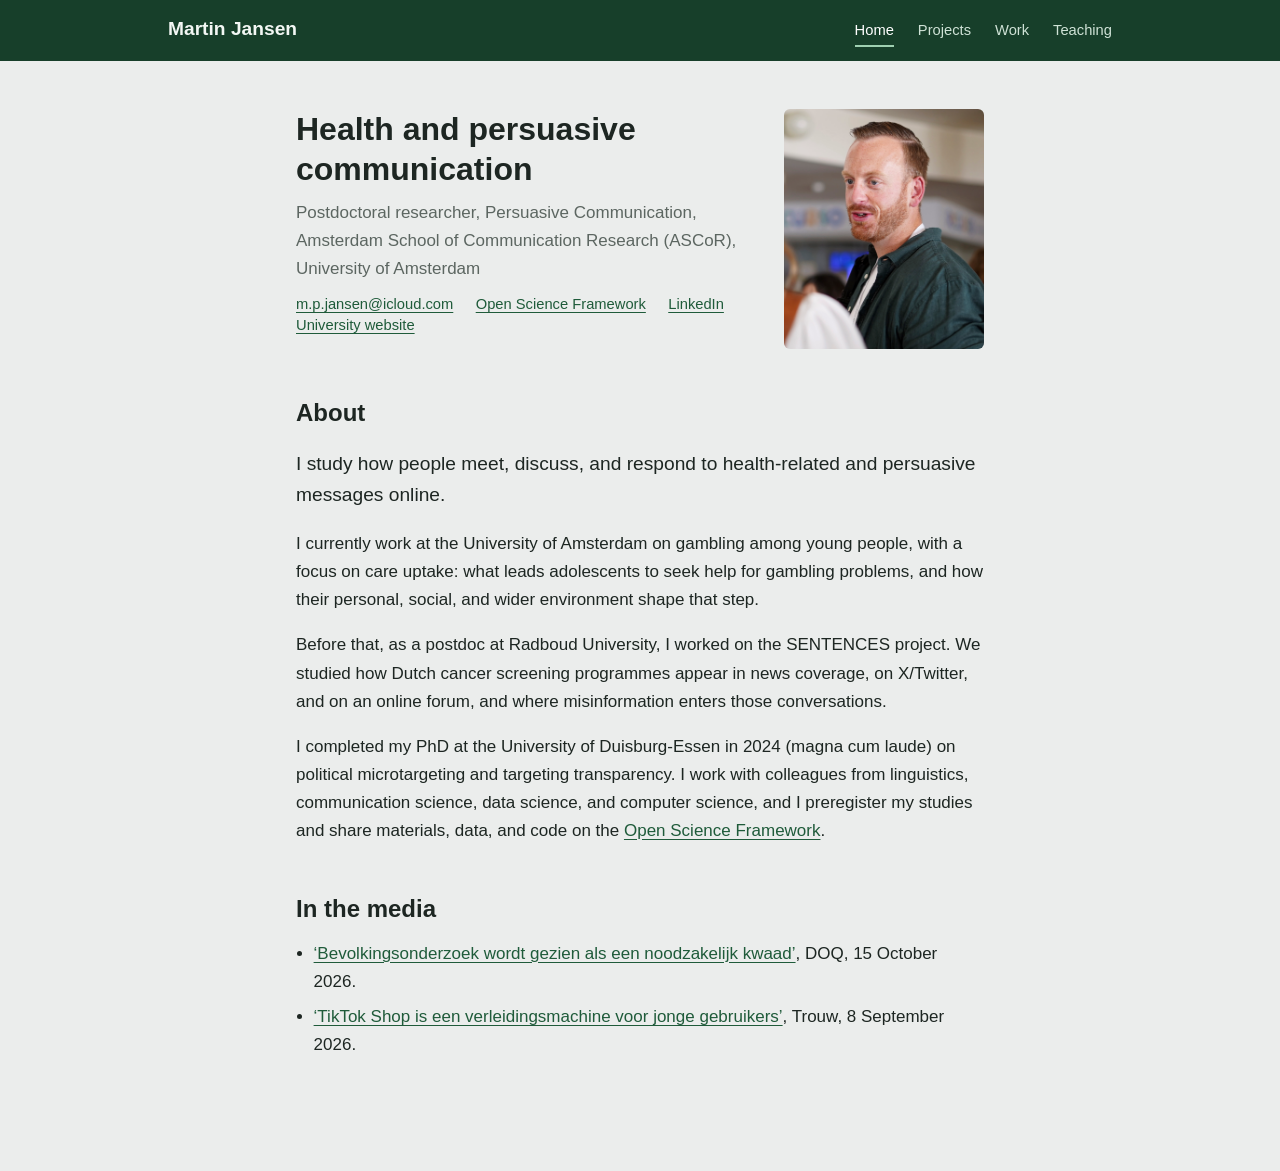
<file: index.html>
<!doctype html>
<html lang="en">
<head>
<meta charset="utf-8">
<meta name="viewport" content="width=device-width, initial-scale=1">
<title>Martin Jansen | Health and persuasive communication</title>
<meta name="description" content="Postdoctoral researcher at the University of Amsterdam studying online health communication, misinformation, and persuasion.">
<link rel="stylesheet" href="style.css">
</head>
<body>
<header class="top"><div class="bar"><a class="name" href="index.html">Martin Jansen</a><nav aria-label="Main"><a href="index.html" aria-current="page">Home</a><a href="projects.html">Projects</a><a href="work.html">Work</a><a href="teaching.html">Teaching</a></nav></div></header>
<main>
<section class="intro">
<div>
<h1>Health and persuasive communication</h1>
<p class="role">Postdoctoral researcher, Persuasive Communication, Amsterdam School of Communication Research (ASCoR), University of Amsterdam</p>
<p class="links"><a href="mailto:m.p.jansen@icloud.com">m.p.jansen@icloud.com</a> <a href="https://osf.io/crhn5/">Open Science Framework</a> <a href="https://www.linkedin.com/in/martinpjansen/">LinkedIn</a><a href="https://www.uva.nl/en/profile/m.p.jansen">University website</a></p>
</div>
<img class="portrait" src="images/portrait.jpg" alt="Portrait of Martin Jansen" width="200" height="240" onerror="this.hidden=true">
</section>
<section id="about">
<h2>About</h2>
<p class="lead">I study how people meet, discuss, and respond to health-related and persuasive messages online.</p>
<p>I currently work at the University of Amsterdam on gambling among young people, with a focus on care uptake: what leads adolescents to seek help for gambling problems, and how their personal, social, and wider environment shape that step.</p>
<p>Before that, as a postdoc at Radboud University, I worked on the SENTENCES project. We studied how Dutch cancer screening programmes appear in news coverage, on X/Twitter, and on an online forum, and where misinformation enters those conversations.</p>
<p>I completed my PhD at the University of Duisburg-Essen in 2024 (magna cum laude) on political microtargeting and targeting transparency. I work with colleagues from linguistics, communication science, data science, and computer science, and I preregister my studies and share materials, data, and code on the <a href="https://osf.io/crhn5/">Open Science Framework</a>.</p>
</section>
<section id="media">
  <h2>In the media</h2>
  <ul class="plain">
    <li><a href="https://www.doq.nl/bevolkingsonderzoek-wordt-gezien-als-een-noodzakelijk-kwaad/">‘Bevolkingsonderzoek wordt gezien als een noodzakelijk kwaad’</a>, DOQ, 15 October 2026.</li>
    <li><a href="https://www.trouw.nl/duurzaamheid-economie/tiktok-shop-is-een-verleidingsmachine-voor-jonge-gebruikers-de-drempel-om-te-kopen-wordt-steeds-lager~b174878e/">‘TikTok Shop is een verleidingsmachine voor jonge gebruikers’</a>, Trouw, 8 September 2026.</li>
  </ul>
</section>
</main>
</body>
</html>
</file>
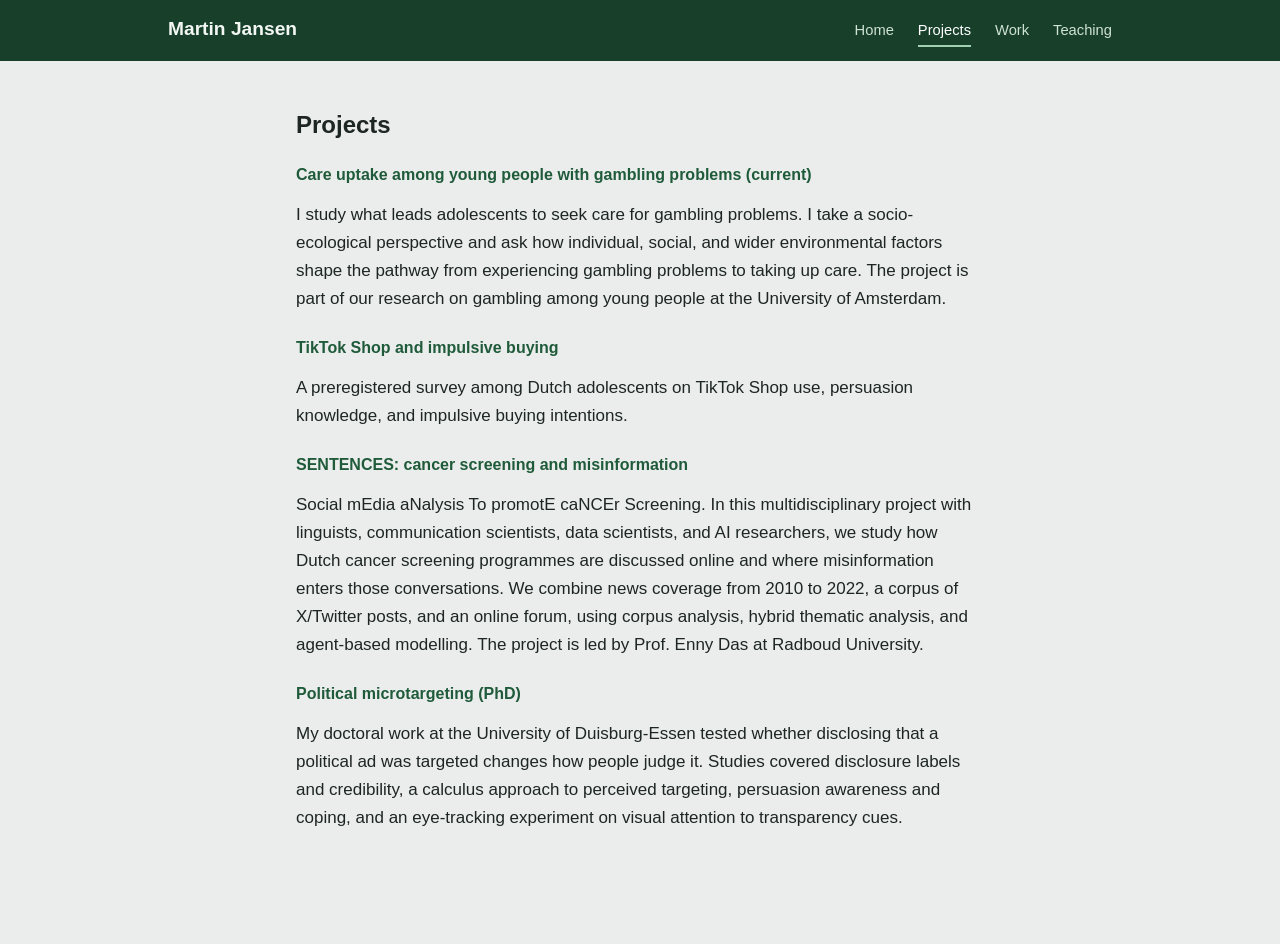
<file: projects.html>
<!doctype html>
<html lang="en">
<head>
<meta charset="utf-8">
<meta name="viewport" content="width=device-width, initial-scale=1">
<title>Projects | Martin Jansen</title>
<meta name="description" content="Postdoctoral researcher at the University of Amsterdam studying online health communication, misinformation, and persuasion.">
<link rel="stylesheet" href="style.css">
</head>
<body>
<header class="top"><div class="bar"><a class="name" href="index.html">Martin Jansen</a><nav aria-label="Main"><a href="index.html">Home</a><a href="projects.html" aria-current="page">Projects</a><a href="work.html">Work</a><a href="teaching.html">Teaching</a></nav></div></header>
<main>
<section id="projects"><h2>Projects</h2>
<h3>Care uptake among young people with gambling problems (current)</h3>
<p>I study what leads adolescents to seek care for gambling problems. I take a socio-ecological perspective and ask how individual, social, and wider environmental factors shape the pathway from experiencing gambling problems to taking up care. The project is part of our research on gambling among young people at the University of Amsterdam.</p>
<h3>TikTok Shop and impulsive buying</h3>
<p>A preregistered survey among Dutch adolescents on TikTok Shop use, persuasion knowledge, and impulsive buying intentions.</p>
<h3>SENTENCES: cancer screening and misinformation</h3>
<p>Social mEdia aNalysis To promotE caNCEr Screening. In this multidisciplinary project with linguists, communication scientists, data scientists, and AI researchers, we study how Dutch cancer screening programmes are discussed online and where misinformation enters those conversations. We combine news coverage from 2010 to 2022, a corpus of X/Twitter posts, and an online forum, using corpus analysis, hybrid thematic analysis, and agent-based modelling. The project is led by Prof. Enny Das at Radboud University.</p>
<h3>Political microtargeting (PhD)</h3>
<p>My doctoral work at the University of Duisburg-Essen tested whether disclosing that a political ad was targeted changes how people judge it. Studies covered disclosure labels and credibility, a calculus approach to perceived targeting, persuasion awareness and coping, and an eye-tracking experiment on visual attention to transparency cues.</p></section>
</main>
</body>
</html>
</file>
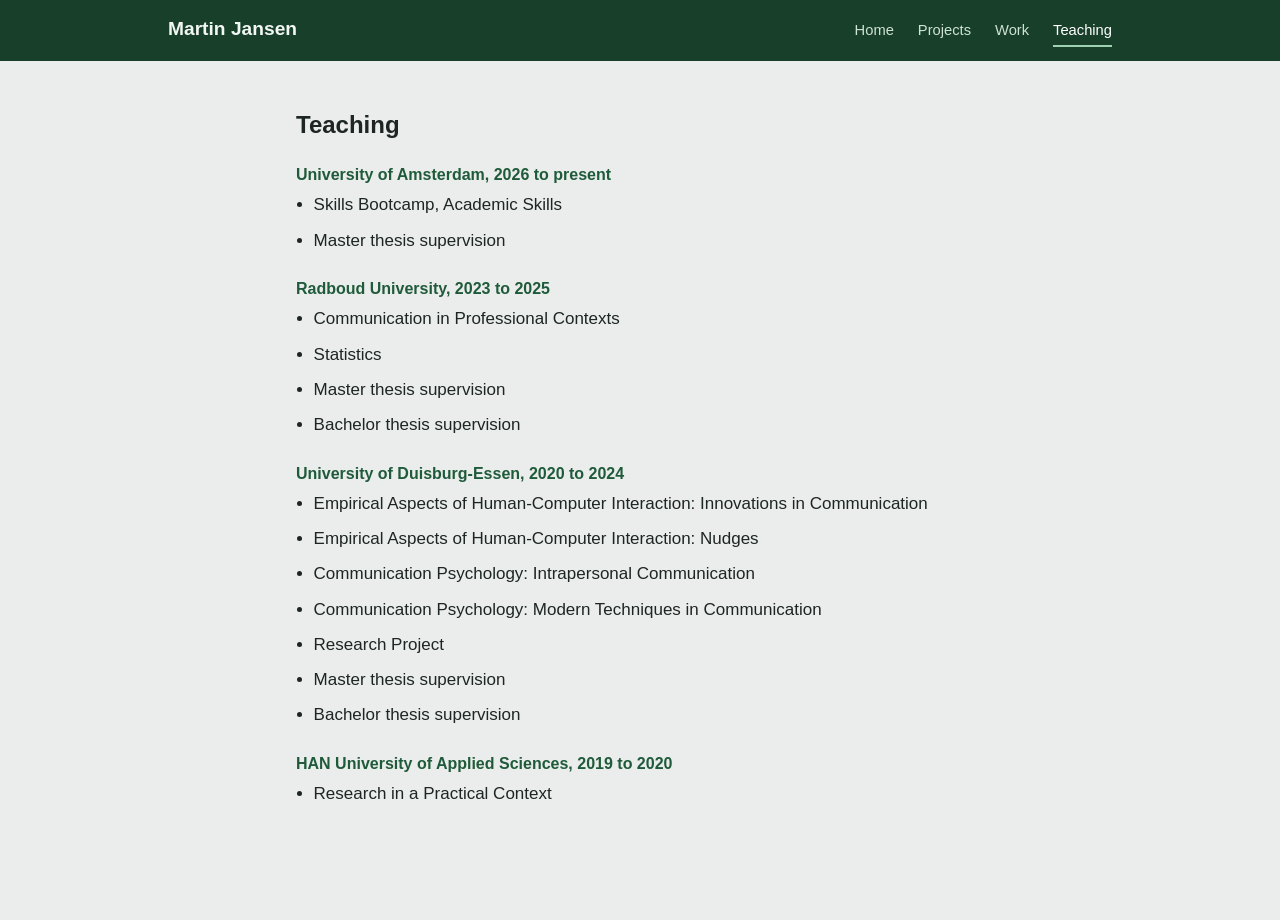
<file: teaching.html>
<!doctype html>
<html lang="en">
<head>
<meta charset="utf-8">
<meta name="viewport" content="width=device-width, initial-scale=1">
<title>Teaching | Martin Jansen</title>
<meta name="description" content="Postdoctoral researcher at the University of Amsterdam studying online health communication, misinformation, and persuasion.">
<link rel="stylesheet" href="style.css">
</head>
<body>
<header class="top"><div class="bar"><a class="name" href="index.html">Martin Jansen</a><nav aria-label="Main"><a href="index.html">Home</a><a href="projects.html">Projects</a><a href="work.html">Work</a><a href="teaching.html" aria-current="page">Teaching</a></nav></div></header>
<main>
<section id="courses"><h2>Teaching</h2>
<h3>University of Amsterdam, 2026 to present</h3>
<ul class="plain"><li>Skills Bootcamp, Academic Skills</li><li>Master thesis supervision</li></ul>
<h3>Radboud University, 2023 to 2025</h3>
<ul class="plain"><li>Communication in Professional Contexts</li><li>Statistics</li><li>Master thesis supervision</li><li>Bachelor thesis supervision</li></ul>
<h3>University of Duisburg-Essen, 2020 to 2024</h3>
<ul class="plain"><li>Empirical Aspects of Human-Computer Interaction: Innovations in Communication</li><li>Empirical Aspects of Human-Computer Interaction: Nudges</li><li>Communication Psychology: Intrapersonal Communication</li><li>Communication Psychology: Modern Techniques in Communication</li><li>Research Project</li><li>Master thesis supervision</li><li>Bachelor thesis supervision</li></ul>
<h3>HAN University of Applied Sciences, 2019 to 2020</h3>
<ul class="plain"><li>Research in a Practical Context</li></ul></section>
</main>
</body>
</html>
</file>
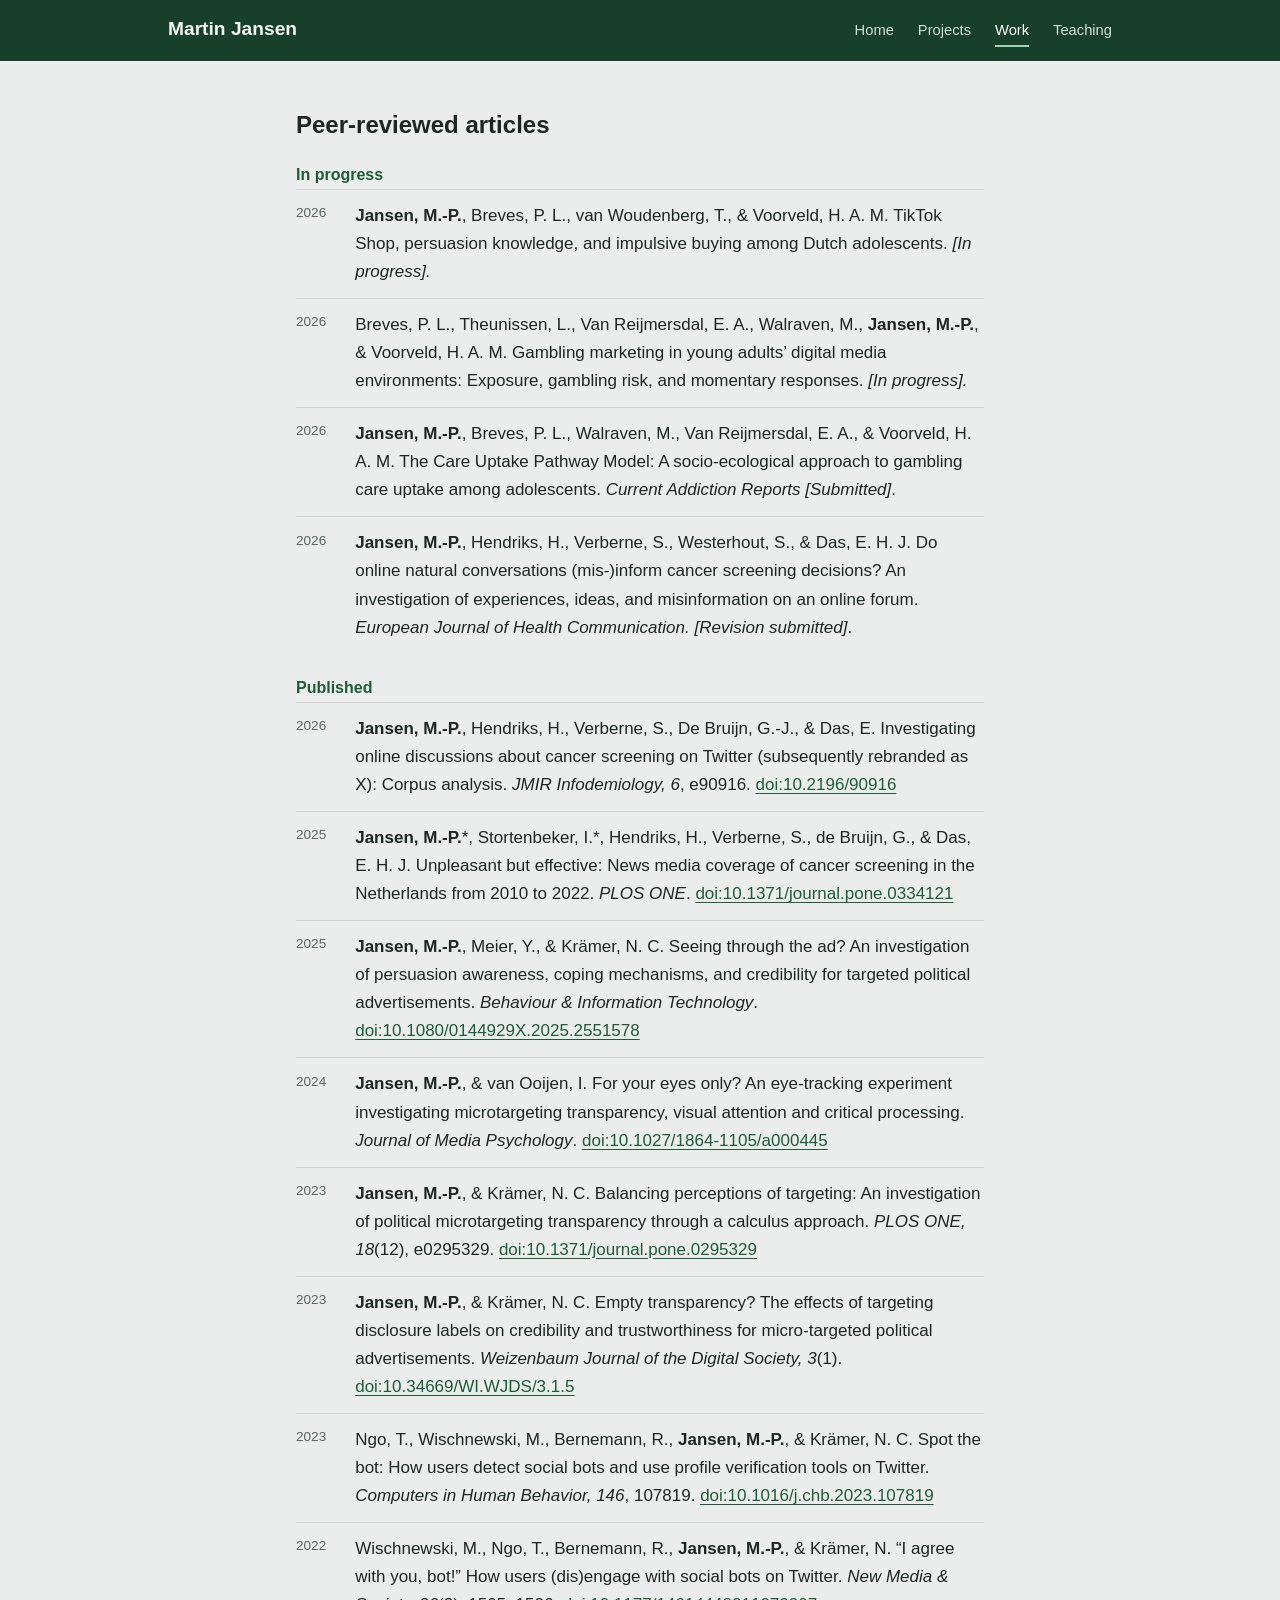
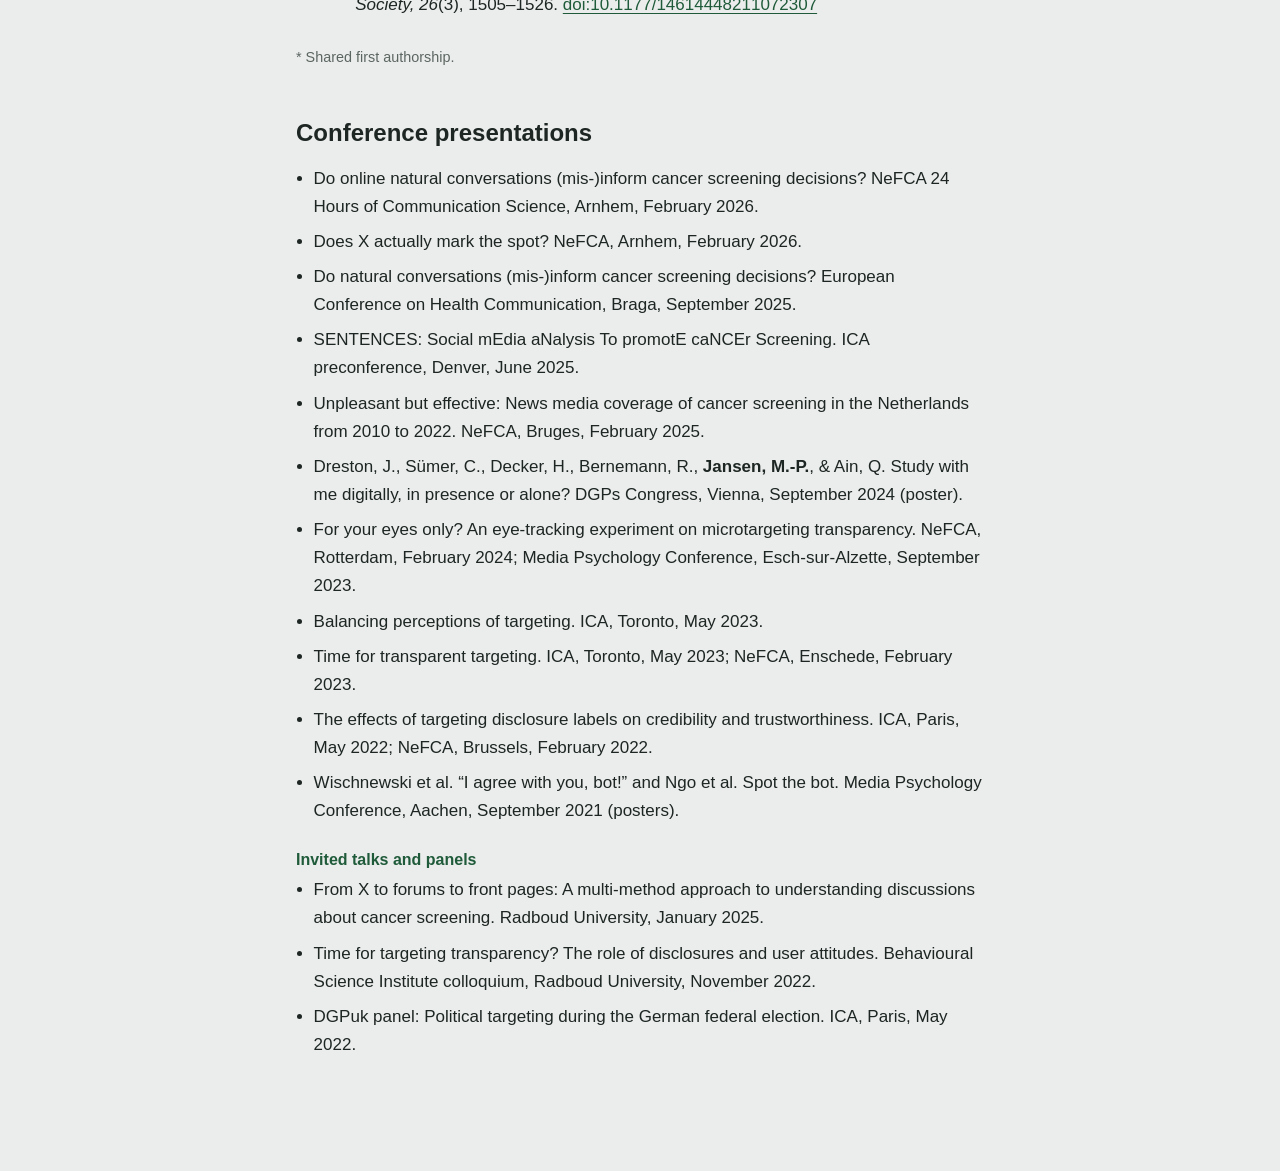
<file: work.html>
<!doctype html>
<html lang="en">
<head>
<meta charset="utf-8">
<meta name="viewport" content="width=device-width, initial-scale=1">
<title>Work | Martin Jansen</title>
<meta name="description" content="Postdoctoral researcher at the University of Amsterdam studying online health communication, misinformation, and persuasion.">
<link rel="stylesheet" href="style.css">
</head>
<body>
<header class="top"><div class="bar"><a class="name" href="index.html">Martin Jansen</a><nav aria-label="Main"><a href="index.html">Home</a><a href="projects.html">Projects</a><a href="work.html" aria-current="page">Work</a><a href="teaching.html">Teaching</a></nav></div></header>
<main>
<section id="publications">
  <h2>Peer-reviewed articles</h2>
  <h3>In progress</h3>
  <ul class="pubs">
    <li><span class="yr">2026</span><span><span class="me">Jansen, M.-P.</span>, Breves, P. L., van Woudenberg, T., &amp; Voorveld, H. A. M. TikTok Shop, persuasion knowledge, and impulsive buying among Dutch adolescents. <em>[In progress].</em></span></li>
    <li><span class="yr">2026</span><span>Breves, P. L., Theunissen, L., Van Reijmersdal, E. A., Walraven, M., <span class="me">Jansen, M.-P.</span>, &amp; Voorveld, H. A. M. Gambling marketing in young adults’ digital media environments: Exposure, gambling risk, and momentary responses. <em>[In progress].</em></span></li>
    <li><span class="yr">2026</span><span><span class="me">Jansen, M.-P.</span>, Breves, P. L., Walraven, M., Van Reijmersdal, E. A., &amp; Voorveld, H. A. M. The Care Uptake Pathway Model: A socio-ecological approach to gambling care uptake among adolescents. <em>Current Addiction Reports [Submitted]</em>.</span></li>
    <li><span class="yr">2026</span><span><span class="me">Jansen, M.-P.</span>, Hendriks, H., Verberne, S., Westerhout, S., &amp; Das, E. H. J. Do online natural conversations (mis-)inform cancer screening decisions? An investigation of experiences, ideas, and misinformation on an online forum. <em>European Journal of Health Communication. [Revision submitted]</em>.</span></li>
  </ul>
  <h3>Published</h3>
  <ul class="pubs">
    <li><span class="yr">2026</span><span><span class="me">Jansen, M.-P.</span>, Hendriks, H., Verberne, S., De Bruijn, G.-J., &amp; Das, E. Investigating online discussions about cancer screening on Twitter (subsequently rebranded as X): Corpus analysis. <em>JMIR Infodemiology, 6</em>, e90916. <a href="https://doi.org/10.2196/90916">doi:10.2196/90916</a></span></li>
    <li><span class="yr">2025</span><span><span class="me">Jansen, M.-P.</span>*, Stortenbeker, I.*, Hendriks, H., Verberne, S., de Bruijn, G., &amp; Das, E. H. J. Unpleasant but effective: News media coverage of cancer screening in the Netherlands from 2010 to 2022. <em>PLOS ONE</em>. <a href="https://doi.org/10.1371/journal.pone.0334121">doi:10.1371/journal.pone.0334121</a></span></li>
    <li><span class="yr">2025</span><span><span class="me">Jansen, M.-P.</span>, Meier, Y., &amp; Krämer, N. C. Seeing through the ad? An investigation of persuasion awareness, coping mechanisms, and credibility for targeted political advertisements. <em>Behaviour &amp; Information Technology</em>. <a href="https://doi.org/10.1080/0144929X.2025.2551578">doi:10.1080/0144929X.2025.2551578</a></span></li>
    <li><span class="yr">2024</span><span><span class="me">Jansen, M.-P.</span>, &amp; van Ooijen, I. For your eyes only? An eye-tracking experiment investigating microtargeting transparency, visual attention and critical processing. <em>Journal of Media Psychology</em>. <a href="https://doi.org/10.1027/1864-1105/a000445">doi:10.1027/1864-1105/a000445</a></span></li>
    <li><span class="yr">2023</span><span><span class="me">Jansen, M.-P.</span>, &amp; Krämer, N. C. Balancing perceptions of targeting: An investigation of political microtargeting transparency through a calculus approach. <em>PLOS ONE, 18</em>(12), e0295329. <a href="https://doi.org/10.1371/journal.pone.0295329">doi:10.1371/journal.pone.0295329</a></span></li>
    <li><span class="yr">2023</span><span><span class="me">Jansen, M.-P.</span>, &amp; Krämer, N. C. Empty transparency? The effects of targeting disclosure labels on credibility and trustworthiness for micro-targeted political advertisements. <em>Weizenbaum Journal of the Digital Society, 3</em>(1). <a href="https://doi.org/10.34669/WI.WJDS/3.1.5">doi:10.34669/WI.WJDS/3.1.5</a></span></li>
    <li><span class="yr">2023</span><span>Ngo, T., Wischnewski, M., Bernemann, R., <span class="me">Jansen, M.-P.</span>, &amp; Krämer, N. C. Spot the bot: How users detect social bots and use profile verification tools on Twitter. <em>Computers in Human Behavior, 146</em>, 107819. <a href="https://doi.org/10.1016/j.chb.2023.107819">doi:10.1016/j.chb.2023.107819</a></span></li>
    <li><span class="yr">2022</span><span>Wischnewski, M., Ngo, T., Bernemann, R., <span class="me">Jansen, M.-P.</span>, &amp; Krämer, N. “I agree with you, bot!” How users (dis)engage with social bots on Twitter. <em>New Media &amp; Society, 26</em>(3), 1505–1526. <a href="https://doi.org/10.1177/14614448211072307">doi:10.1177/14614448211072307</a></span></li>
  </ul>
  <p style="font-size:.9rem;color:var(--muted)">* Shared first authorship.</p>
</section>
<section id="conferences"><h2>Conference presentations</h2>
<ul class="plain">
<li>Do online natural conversations (mis-)inform cancer screening decisions? NeFCA 24 Hours of Communication Science, Arnhem, February 2026.</li>
<li>Does X actually mark the spot? NeFCA, Arnhem, February 2026.</li>
<li>Do natural conversations (mis-)inform cancer screening decisions? European Conference on Health Communication, Braga, September 2025.</li>
<li>SENTENCES: Social mEdia aNalysis To promotE caNCEr Screening. ICA preconference, Denver, June 2025.</li>
<li>Unpleasant but effective: News media coverage of cancer screening in the Netherlands from 2010 to 2022. NeFCA, Bruges, February 2025.</li>
<li>Dreston, J., Sümer, C., Decker, H., Bernemann, R., <strong>Jansen, M.-P.</strong>, &amp; Ain, Q. Study with me digitally, in presence or alone? DGPs Congress, Vienna, September 2024 (poster).</li>
<li>For your eyes only? An eye-tracking experiment on microtargeting transparency. NeFCA, Rotterdam, February 2024; Media Psychology Conference, Esch-sur-Alzette, September 2023.</li>
<li>Balancing perceptions of targeting. ICA, Toronto, May 2023.</li>
<li>Time for transparent targeting. ICA, Toronto, May 2023; NeFCA, Enschede, February 2023.</li>
<li>The effects of targeting disclosure labels on credibility and trustworthiness. ICA, Paris, May 2022; NeFCA, Brussels, February 2022.</li>
<li>Wischnewski et al. “I agree with you, bot!” and Ngo et al. Spot the bot. Media Psychology Conference, Aachen, September 2021 (posters).</li>
</ul>
<h3>Invited talks and panels</h3>
<ul class="plain">
<li>From X to forums to front pages: A multi-method approach to understanding discussions about cancer screening. Radboud University, January 2025.</li>
<li>Time for targeting transparency? The role of disclosures and user attitudes. Behavioural Science Institute colloquium, Radboud University, November 2022.</li>
<li>DGPuk panel: Political targeting during the German federal election. ICA, Paris, May 2022.</li>
</ul></section>
</main>
</body>
</html>
</file>
<file: style.css>
:root{--sans:"Helvetica Neue",Helvetica,Arial,sans-serif;--bg:#EBEDEC;--paper:#F5F6F5;--ink:#1D2622;--muted:#5C6661;--rule:#CFD4D1;--accent:#1F5B3A;--accent-bg:#DCE9E1}
*{box-sizing:border-box}
html{scroll-behavior:smooth}
@media (prefers-reduced-motion:reduce){html{scroll-behavior:auto}}
body{margin:0;background:var(--bg);color:var(--ink);font:1.0625rem/1.65 var(--sans)}
a{color:var(--accent);text-underline-offset:.18em}
a:focus-visible{outline:2px solid var(--accent);outline-offset:3px;border-radius:2px}
.top{background:#173F2A;position:sticky;top:0;z-index:5}
.bar{max-width:62rem;margin:0 auto;padding:.9rem 1.5rem;display:flex;flex-wrap:wrap;align-items:baseline;justify-content:space-between;gap:.5rem 2rem;font-family:var(--sans)}
.name{font:600 1.2rem var(--sans);color:#F3F7F4;text-decoration:none}
nav{display:flex;flex-wrap:wrap;gap:.25rem 1.5rem;font-size:.92rem}
nav a{color:#CFE2D6;text-decoration:none;padding:.2rem 0;border-bottom:2px solid transparent}
nav a:hover{color:#fff}
nav a[aria-current]{color:#fff;border-bottom-color:#9FD0B1;font-weight:500}
.top a:focus-visible{outline-color:#fff}
main{max-width:46rem;margin:0 auto;padding:3rem 1.5rem 4rem}
.intro{display:flex;gap:2.5rem;align-items:flex-start;justify-content:space-between;margin-bottom:3rem}
.intro>div{flex:1}
.portrait{width:12.5rem;height:15rem;object-fit:cover;border-radius:6px;flex:none}
.intro h1{font:600 2rem/1.25 var(--sans);margin:0 0 .6rem}
.intro .role{color:var(--muted);margin:0 0 .8rem}
.intro .links{font:.92rem var(--sans);display:flex;flex-wrap:wrap;gap:.3rem 1.4rem;margin:0}
h2{font:600 1.5rem/1.3 var(--sans);margin:0 0 1rem}
section{margin-bottom:3rem}
.lead{font-size:1.2rem}
.strand{margin:0 0 1rem}
.pubs{list-style:none;padding:0;margin:0}
.pubs li{display:grid;grid-template-columns:3.2rem 1fr;gap:.5rem;padding:.75rem 0;border-top:1px solid var(--rule)}
.pubs .yr{font:.85rem var(--sans);color:var(--muted);padding-top:.2rem}
.pubs .me{font-weight:600}
h3{font:600 1rem var(--sans);margin:1.6rem 0 .3rem;color:var(--accent)}
ul.plain{padding-left:1.1rem;margin:.3rem 0}
ul.plain li{margin:.45rem 0}
@media (max-width:40rem){.intro{flex-direction:column-reverse}.portrait{width:10rem;height:12rem}main{padding-top:2rem}.pubs li{grid-template-columns:1fr;gap:0}}
</file>
